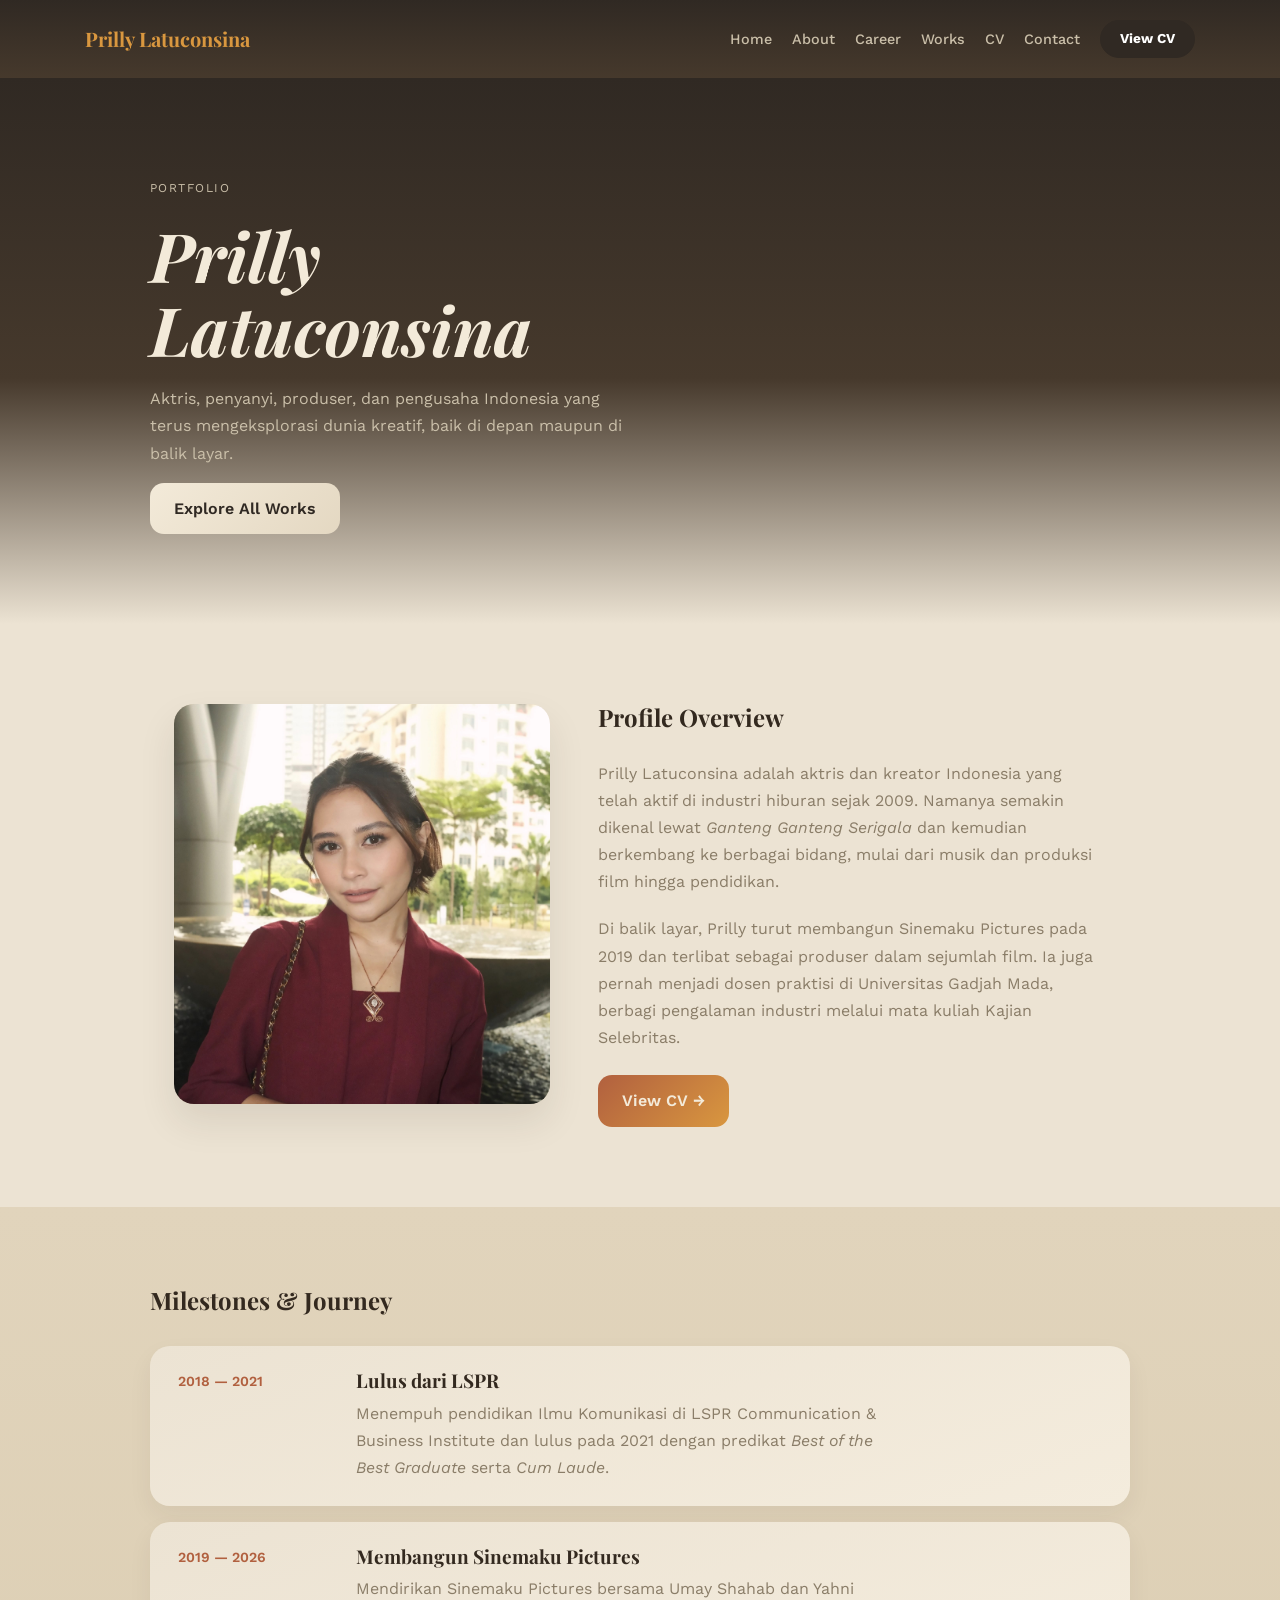
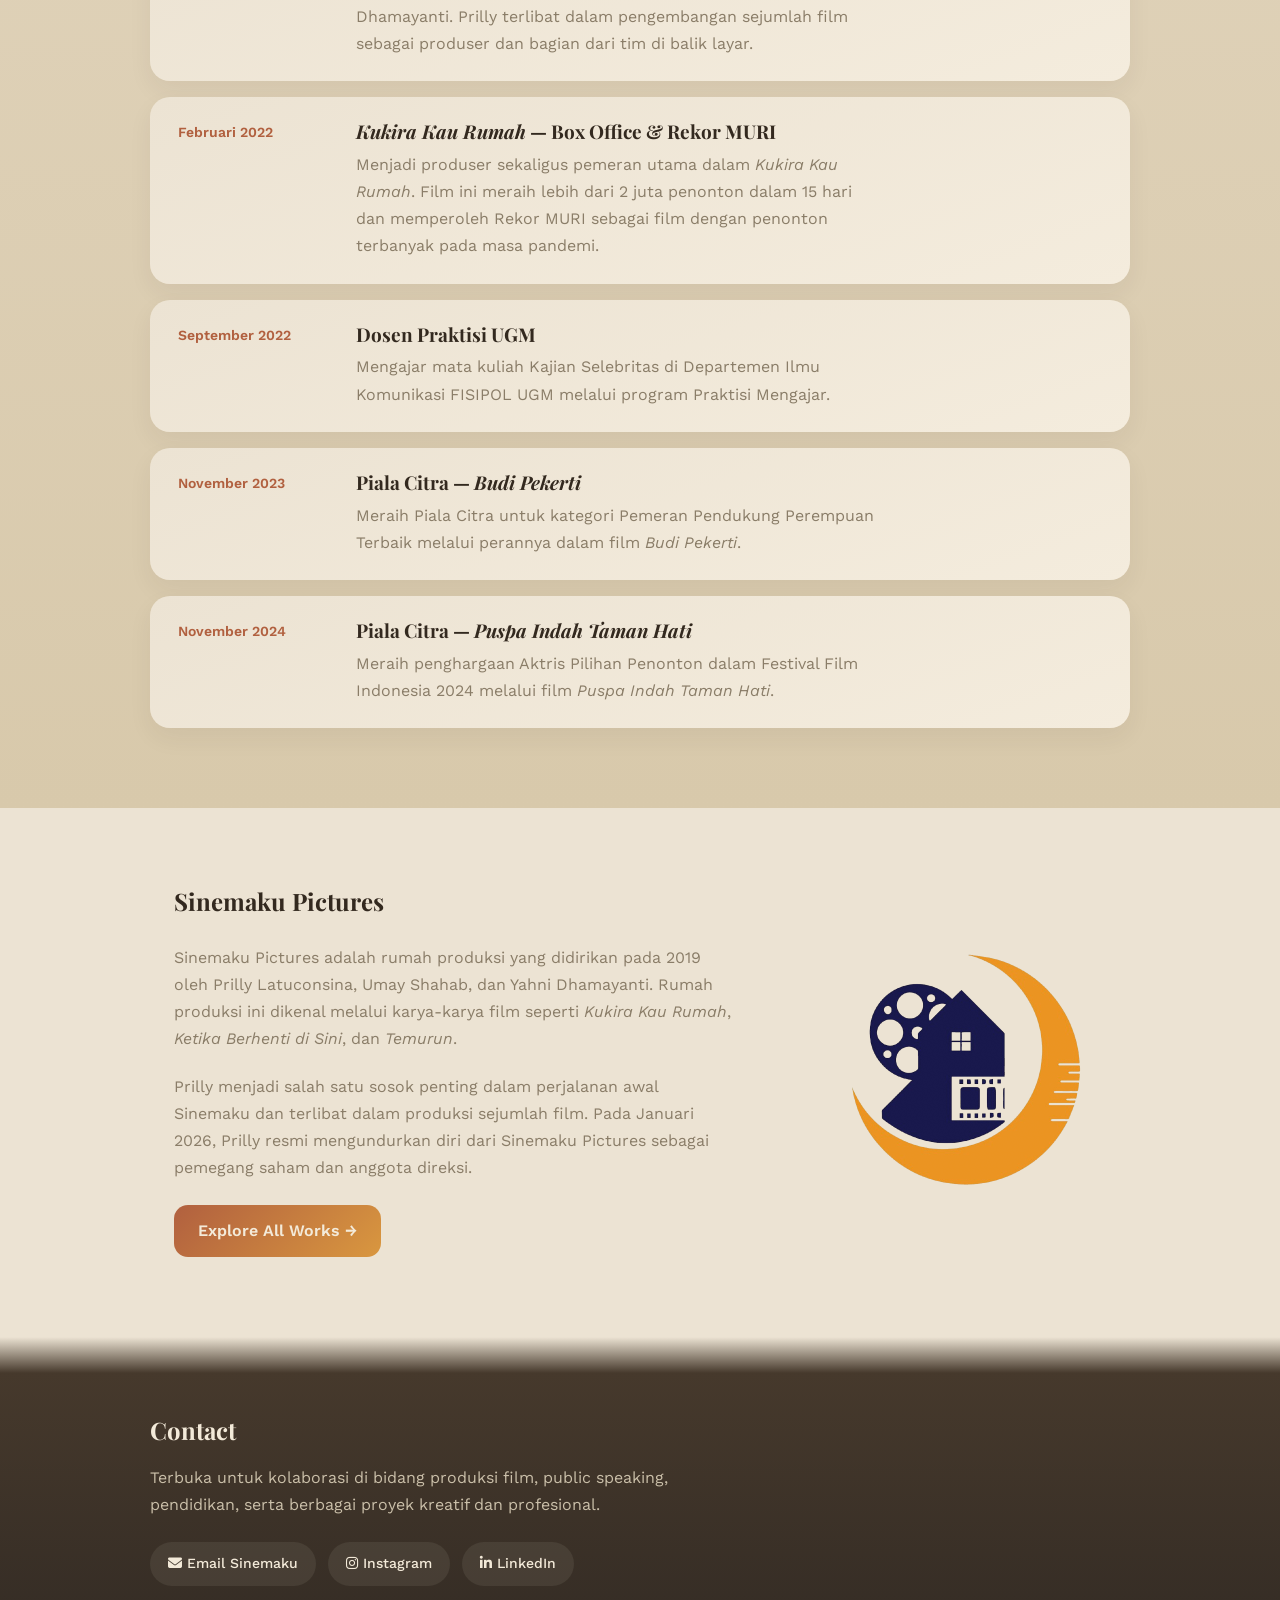
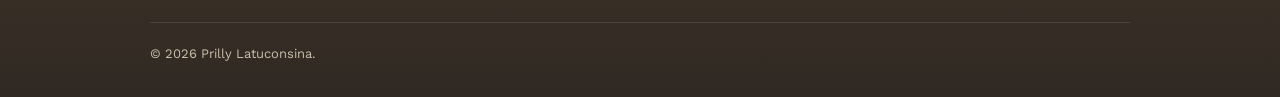
<file: index.html>
<!doctype html>
<html lang="id">
  <head>
    <meta charset="UTF-8" />
    <meta name="viewport" content="width=device-width, initial-scale=1.0" />
    <title>Prilly Latuconsina — Profil</title>

    <link rel="preconnect" href="https://fonts.googleapis.com" />
    <link
      href="https://fonts.googleapis.com/css2?family=Playfair+Display:ital,wght@0,600;0,700;1,500&family=Work+Sans:wght@400;500;600&display=swap"
      rel="stylesheet"
    />
    <link
      rel="stylesheet"
      href="https://cdnjs.cloudflare.com/ajax/libs/font-awesome/6.5.2/css/all.min.css"
    />
    <link rel="stylesheet" href="styles.css" />
  </head>

  <body class="page-index">
    <!-- HEADER & NAVBAR (struktur sama dengan works.html) -->
    <header class="site-header">
      <nav class="navbar container">
        <a href="index.html" class="title">
          <span>Prilly Latuconsina</span>
        </a>

        <!-- Mobile Checkbox Toggle (100% Native HTML+CSS) -->
        <input type="checkbox" id="menu-toggle" hidden />
        <label for="menu-toggle" class="toggle" aria-label="Toggle navigation menu">
        </label>

        <!-- Navigation Links -->
        <div class="nav-links">
          <a href="index.html">Home</a>
          <a href="#tentang">About</a>
          <a href="#milestones">Career</a>
          <a href="works.html">Works</a>
          <a href="cv.html">CV</a>
          <a href="#kontak">Contact</a>
          <a href="cv.html" class="btn btn-primary" style="padding: 0.4rem 1.2rem; font-size: 0.85rem;">
            View CV
          </a>
        </div>
      </nav>
    </header>

    <header class="hero">
      <div class="hero-inner">
        <p class="issue-line">PORTFOLIO</p>

        <h1>
          Prilly<br />
          Latuconsina
        </h1>

        <p class="hero-text">
          Aktris, penyanyi, produser, dan pengusaha Indonesia yang terus
          mengeksplorasi dunia kreatif, baik di depan maupun di balik layar.
        </p>

        <a class="btn-line on-dark" href="works.html"> Explore All Works </a>
      </div>
    </header>

    <section id="tentang" class="section">
      <div class="about-box">
        <div class="about-photo">
          <img src="assets/about.jpeg" alt="Prilly Latuconsina" />
        </div>

        <div class="about-text">
          <h2>Profile Overview</h2>

          <p class="paragraph">
            Prilly Latuconsina adalah aktris dan kreator Indonesia yang telah
            aktif di industri hiburan sejak 2009. Namanya semakin dikenal lewat
            <i>Ganteng Ganteng Serigala</i> dan kemudian berkembang ke berbagai
            bidang, mulai dari musik dan produksi film hingga pendidikan.
          </p>

          <p class="paragraph">
            Di balik layar, Prilly turut membangun Sinemaku Pictures pada 2019
            dan terlibat sebagai produser dalam sejumlah film. Ia juga pernah
            menjadi dosen praktisi di Universitas Gadjah Mada, berbagi
            pengalaman industri melalui mata kuliah Kajian Selebritas.
          </p>

          <a class="btn-line" href="cv.html"> View CV &rarr; </a>
        </div>
      </div>
    </section>

    <section id="milestones" class="section section-alt">
      <h2 class="section-title">Milestones & Journey</h2>

      <ul class="timeline">
        <li class="timeline-row">
          <div class="timeline-year">2018 — 2021</div>

          <div class="timeline-body">
            <h3>Lulus dari LSPR</h3>

            <p>
              Menempuh pendidikan Ilmu Komunikasi di LSPR Communication &
              Business Institute dan lulus pada 2021 dengan predikat
              <i>Best of the Best Graduate</i> serta <i>Cum Laude</i>.
            </p>
          </div>
        </li>

        <li class="timeline-row">
          <div class="timeline-year">2019 — 2026</div>

          <div class="timeline-body">
            <h3>Membangun Sinemaku Pictures</h3>

            <p>
              Mendirikan Sinemaku Pictures bersama Umay Shahab dan Yahni
              Dhamayanti. Prilly terlibat dalam pengembangan sejumlah film
              sebagai produser dan bagian dari tim di balik layar.
            </p>
          </div>
        </li>

        <li class="timeline-row">
          <div class="timeline-year">Februari 2022</div>

          <div class="timeline-body">
            <h3><i>Kukira Kau Rumah</i> — Box Office & Rekor MURI</h3>

            <p>
              Menjadi produser sekaligus pemeran utama dalam
              <i>Kukira Kau Rumah</i>. Film ini meraih lebih dari 2 juta
              penonton dalam 15 hari dan memperoleh Rekor MURI sebagai film
              dengan penonton terbanyak pada masa pandemi.
            </p>
          </div>
        </li>

        <li class="timeline-row">
          <div class="timeline-year">September 2022</div>

          <div class="timeline-body">
            <h3>Dosen Praktisi UGM</h3>

            <p>
              Mengajar mata kuliah Kajian Selebritas di Departemen Ilmu
              Komunikasi FISIPOL UGM melalui program Praktisi Mengajar.
            </p>
          </div>
        </li>

        <li class="timeline-row">
          <div class="timeline-year">November 2023</div>

          <div class="timeline-body">
            <h3>Piala Citra — <i>Budi Pekerti</i></h3>

            <p>
              Meraih Piala Citra untuk kategori Pemeran Pendukung Perempuan
              Terbaik melalui perannya dalam film <i>Budi Pekerti</i>.
            </p>
          </div>
        </li>

        <li class="timeline-row">
          <div class="timeline-year">November 2024</div>

          <div class="timeline-body">
            <h3>Piala Citra — <i>Puspa Indah Taman Hati</i></h3>

            <p>
              Meraih penghargaan Aktris Pilihan Penonton dalam Festival Film
              Indonesia 2024 melalui film <i>Puspa Indah Taman Hati</i>.
            </p>
          </div>
        </li>
      </ul>
    </section>

    <section id="sinemaku" class="section">
      <div class="sinemaku-box">
        <div class="sinemaku-content">
          <div class="sinemaku-text">
            <h2>Sinemaku Pictures</h2>

            <p class="paragraph">
              Sinemaku Pictures adalah rumah produksi yang didirikan pada 2019
              oleh Prilly Latuconsina, Umay Shahab, dan Yahni Dhamayanti. Rumah
              produksi ini dikenal melalui karya-karya film seperti
              <i>Kukira Kau Rumah</i>, <i>Ketika Berhenti di Sini</i>, dan
              <i>Temurun</i>.
            </p>

            <p class="paragraph">
              Prilly menjadi salah satu sosok penting dalam perjalanan awal
              Sinemaku dan terlibat dalam produksi sejumlah film. Pada Januari
              2026, Prilly resmi mengundurkan diri dari Sinemaku Pictures
              sebagai pemegang saham dan anggota direksi.
            </p>

            <a class="btn-line" href="works.html"> Explore All Works &rarr; </a>
          </div>

          <div class="sinemaku-img-box">
            <img src="assets/sinemaku.png" alt="Logo Sinemaku Pictures" />
          </div>
        </div>
      </div>
    </section>

    <footer id="kontak">
      <div class="footer-inner">
        <h2>Contact</h2>

        <p class="paragraph light">
          Terbuka untuk kolaborasi di bidang produksi film, public speaking,
          pendidikan, serta berbagai proyek kreatif dan profesional.
        </p>

        <div class="contact-list">
          <a href="mailto:management@sinemakupictures.com">
            <i class="fa-solid fa-envelope"></i>
            Email Sinemaku
          </a>

          <a
            href="https://instagram.com/prillylatuconsina96"
            target="_blank"
            rel="noopener"
          >
            <i class="fa-brands fa-instagram"></i>
            Instagram
          </a>

          <a
            href="https://www.linkedin.com/in/prilly-latuconsina-548a423a7/"
            target="_blank"
            rel="noopener"
          >
            <i class="fa-brands fa-linkedin-in"></i>
            LinkedIn
          </a>
        </div>

        <p class="copyright">
          © 2026 Prilly Latuconsina.
        </p>
      </div>
    </footer>
  </body>
</html>
</file>
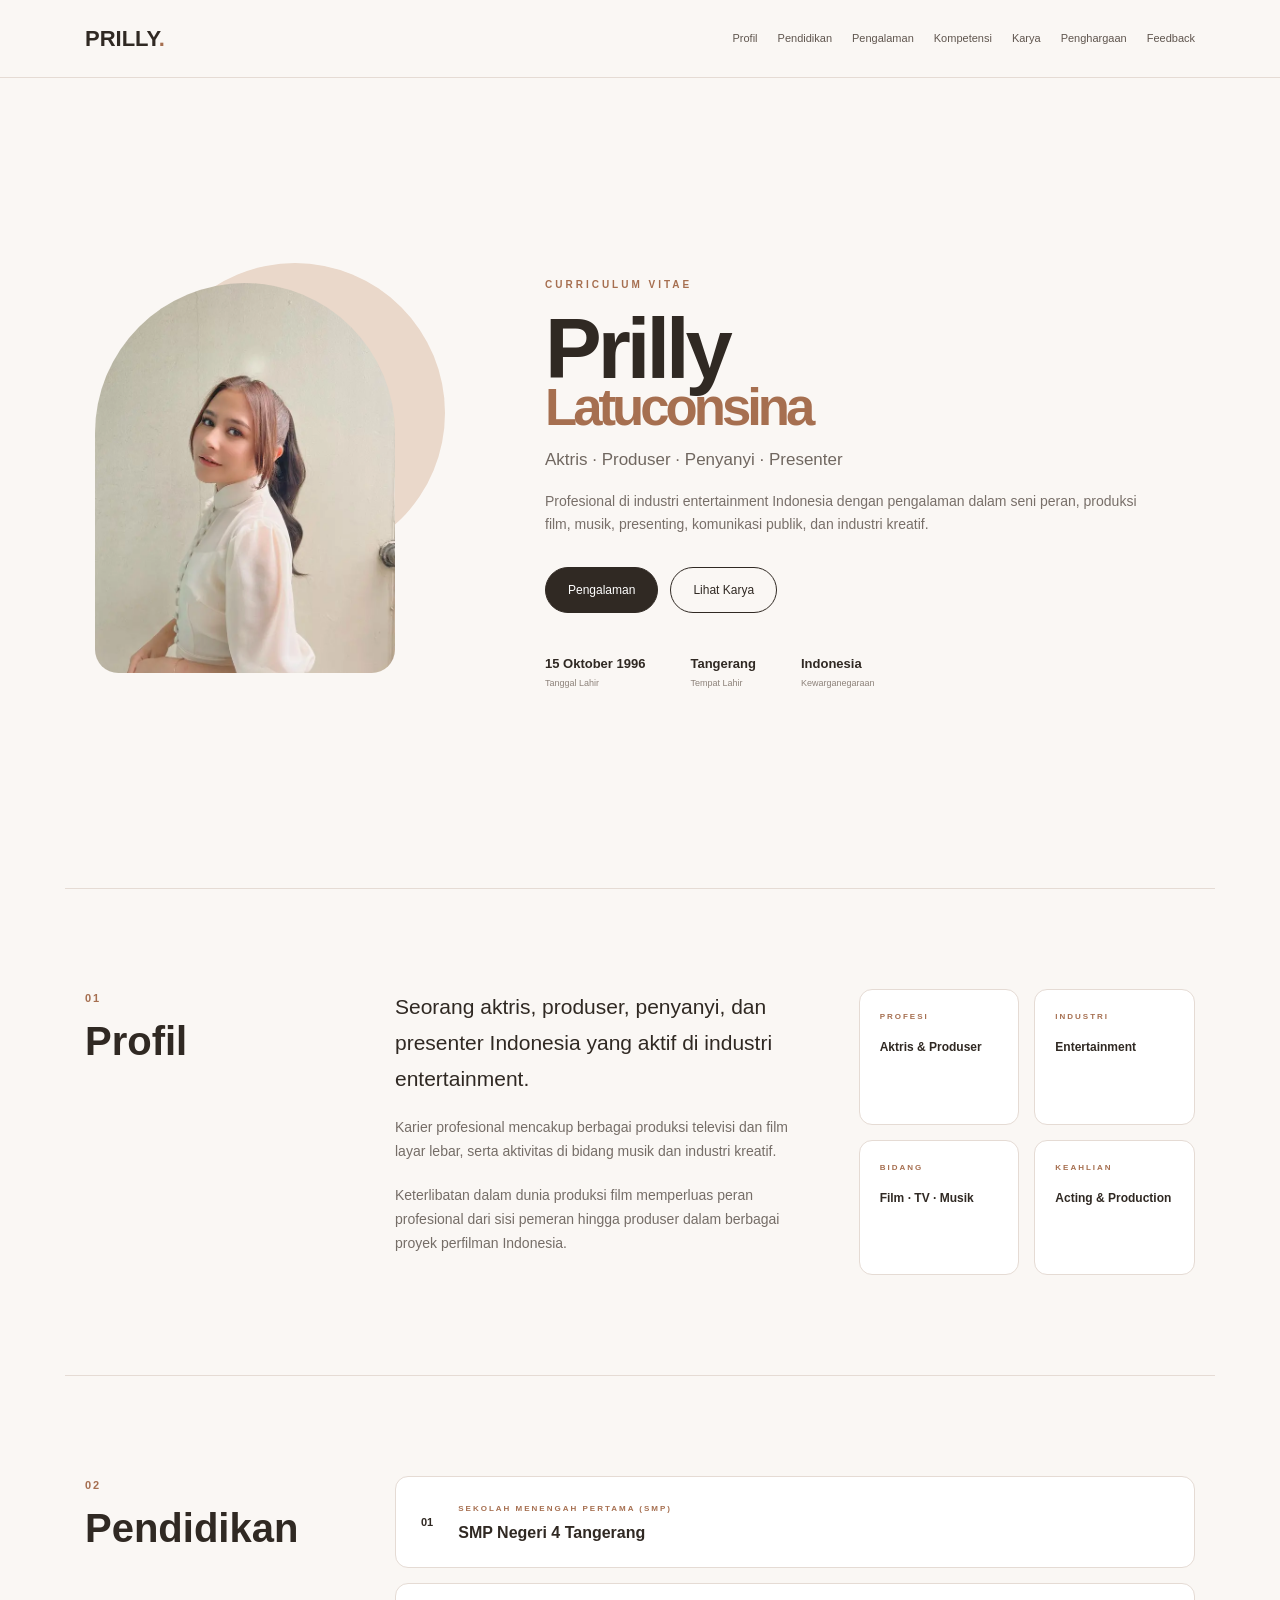
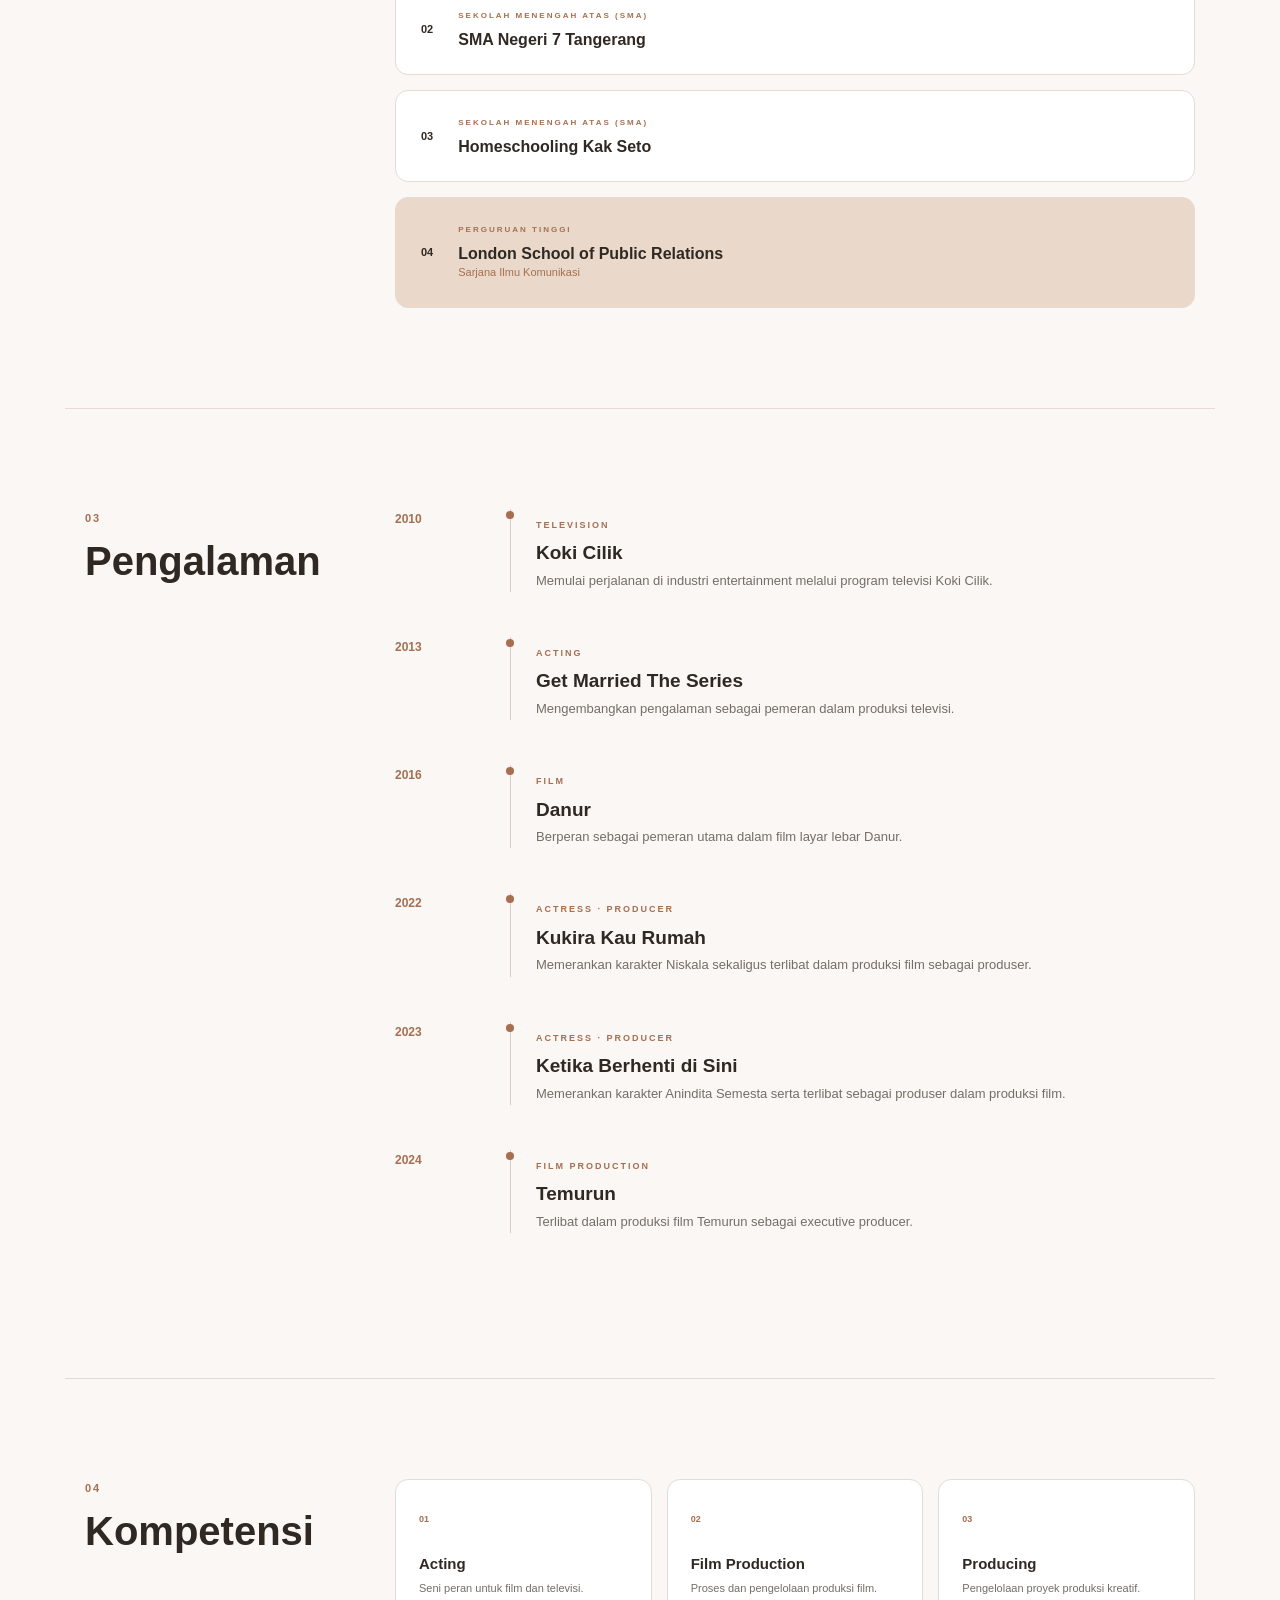
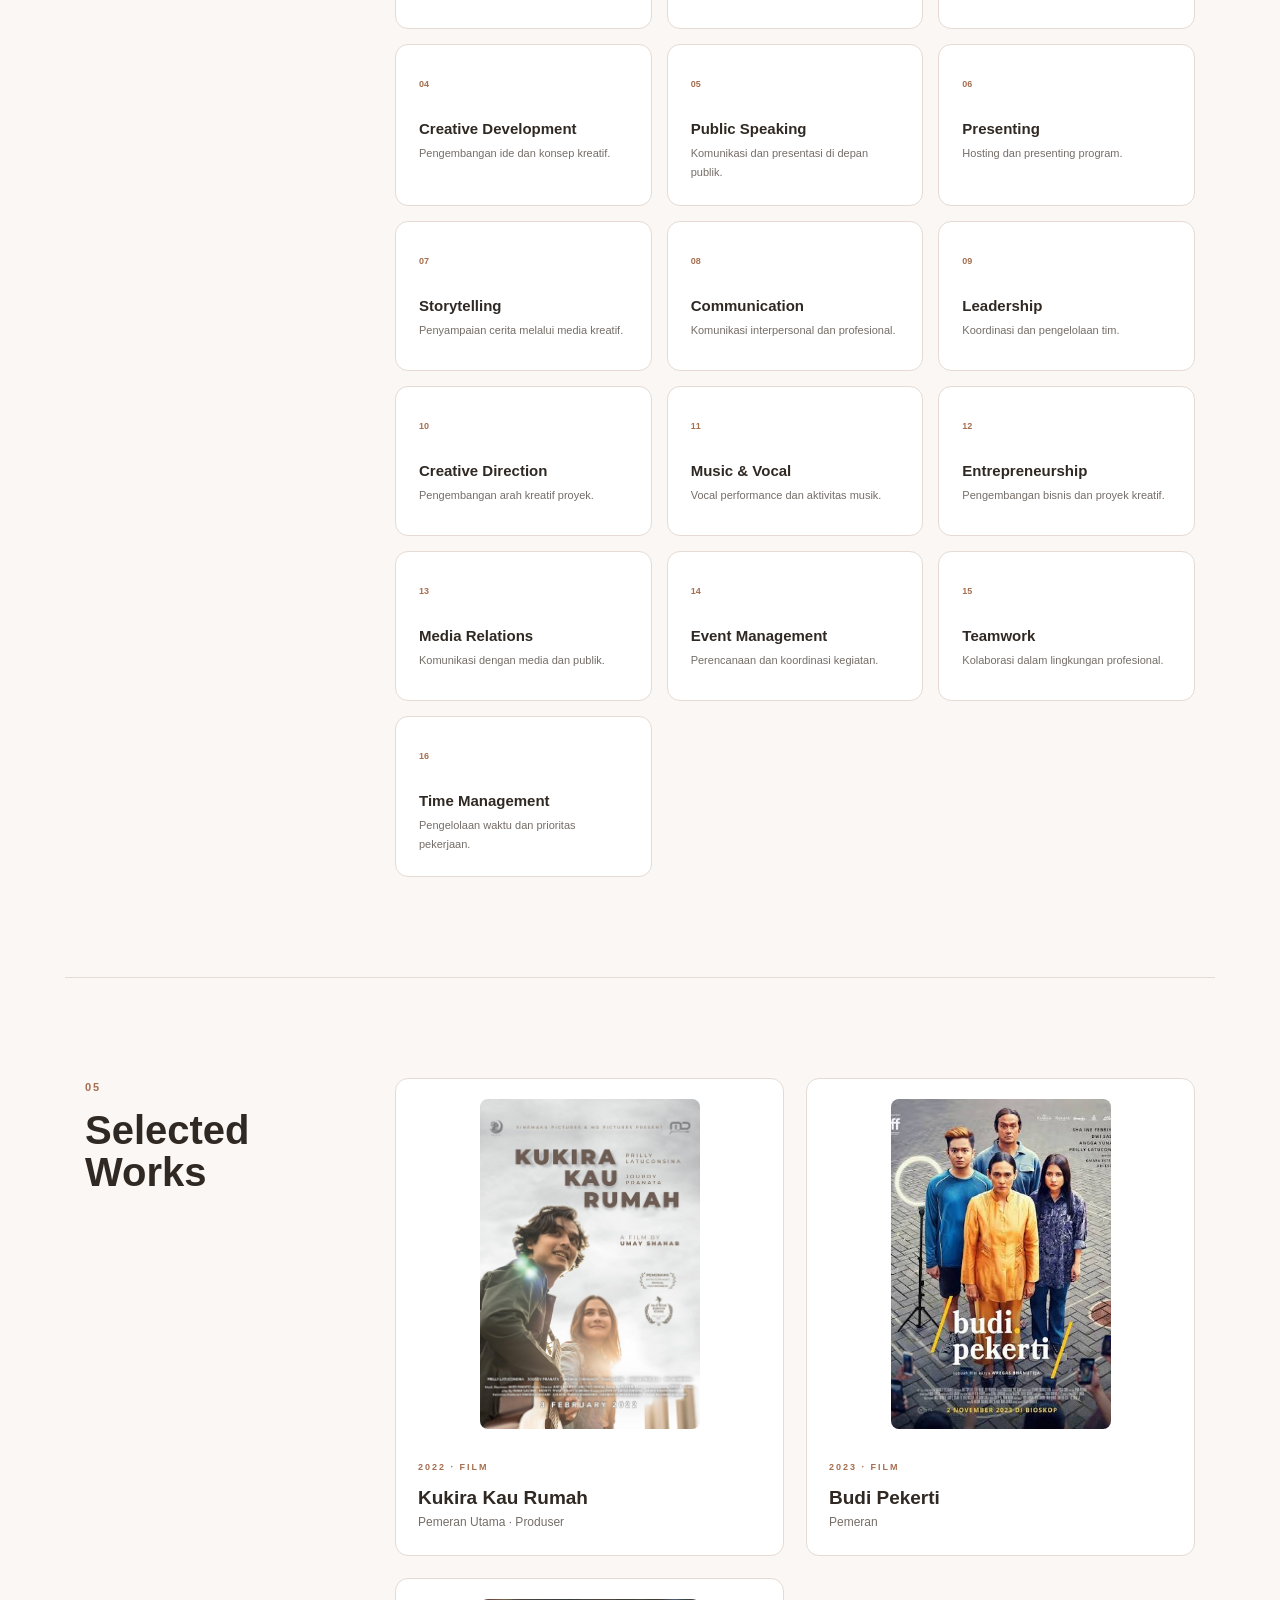
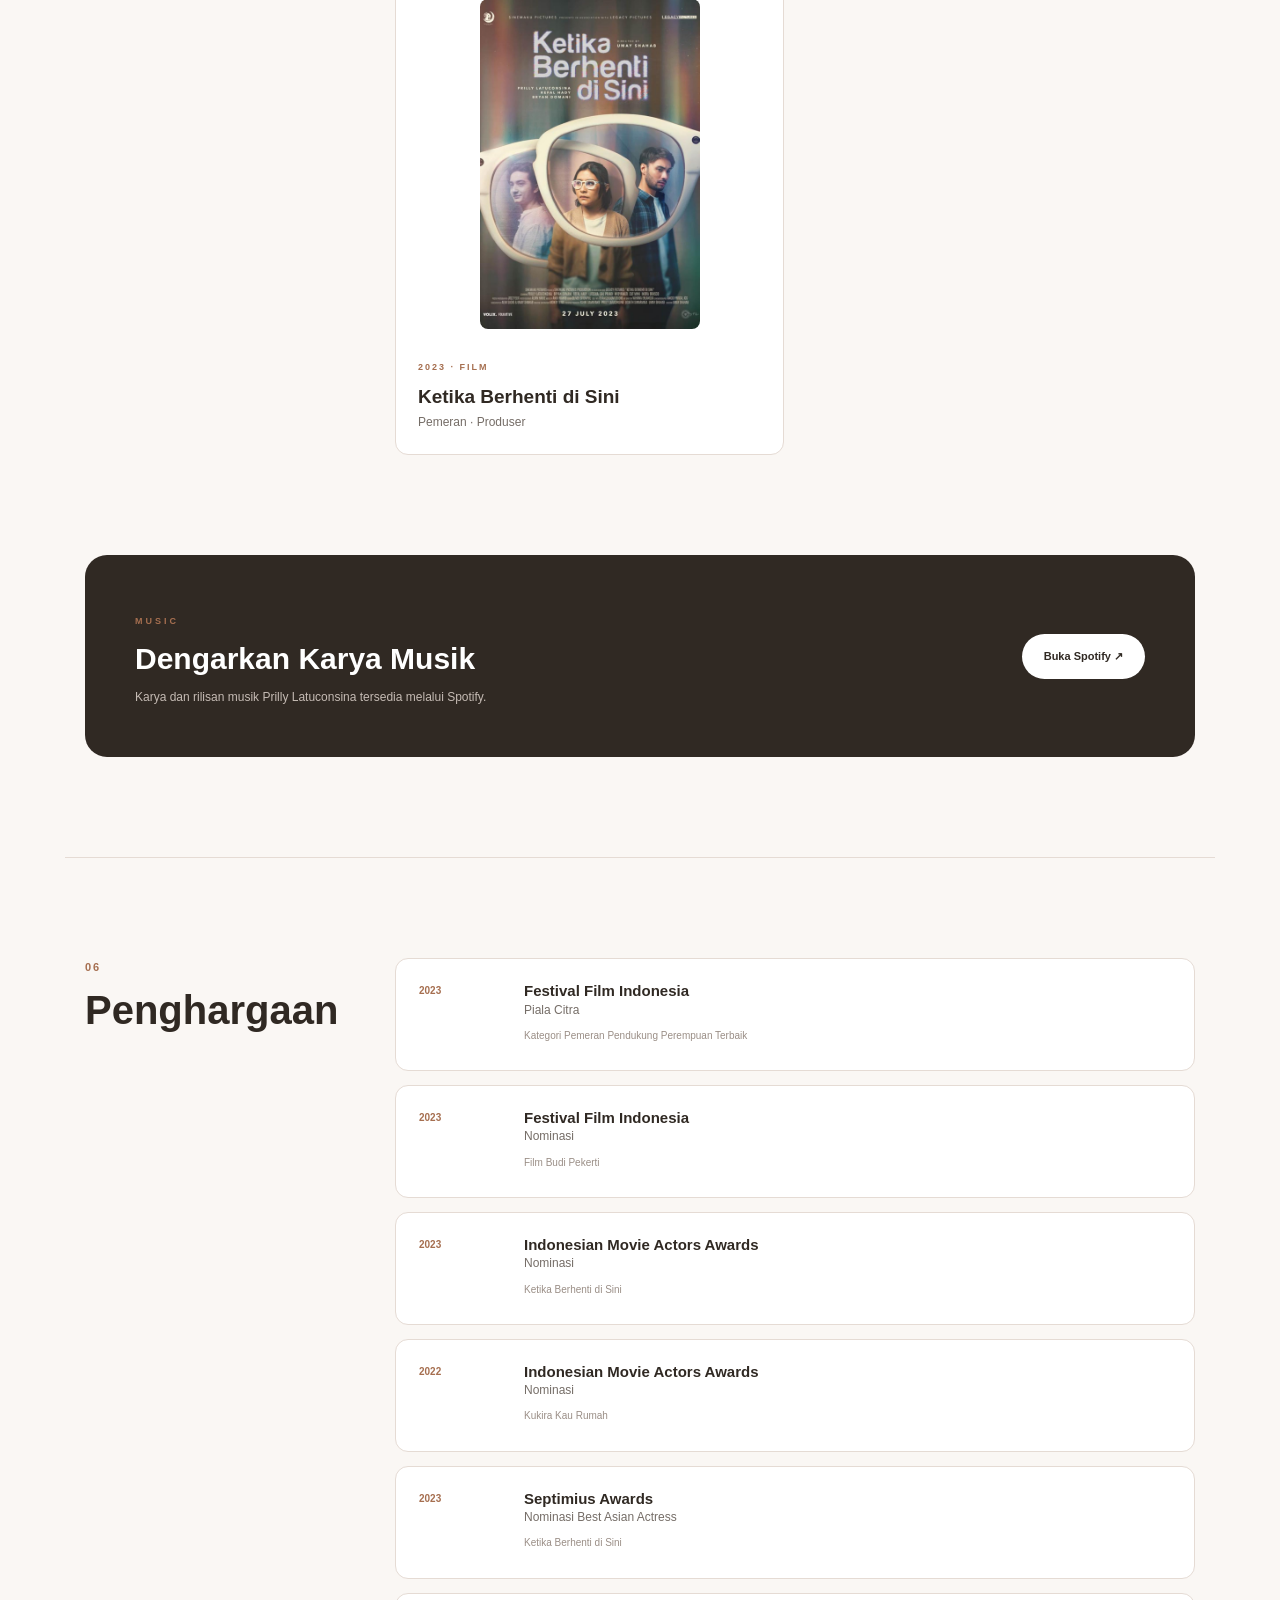
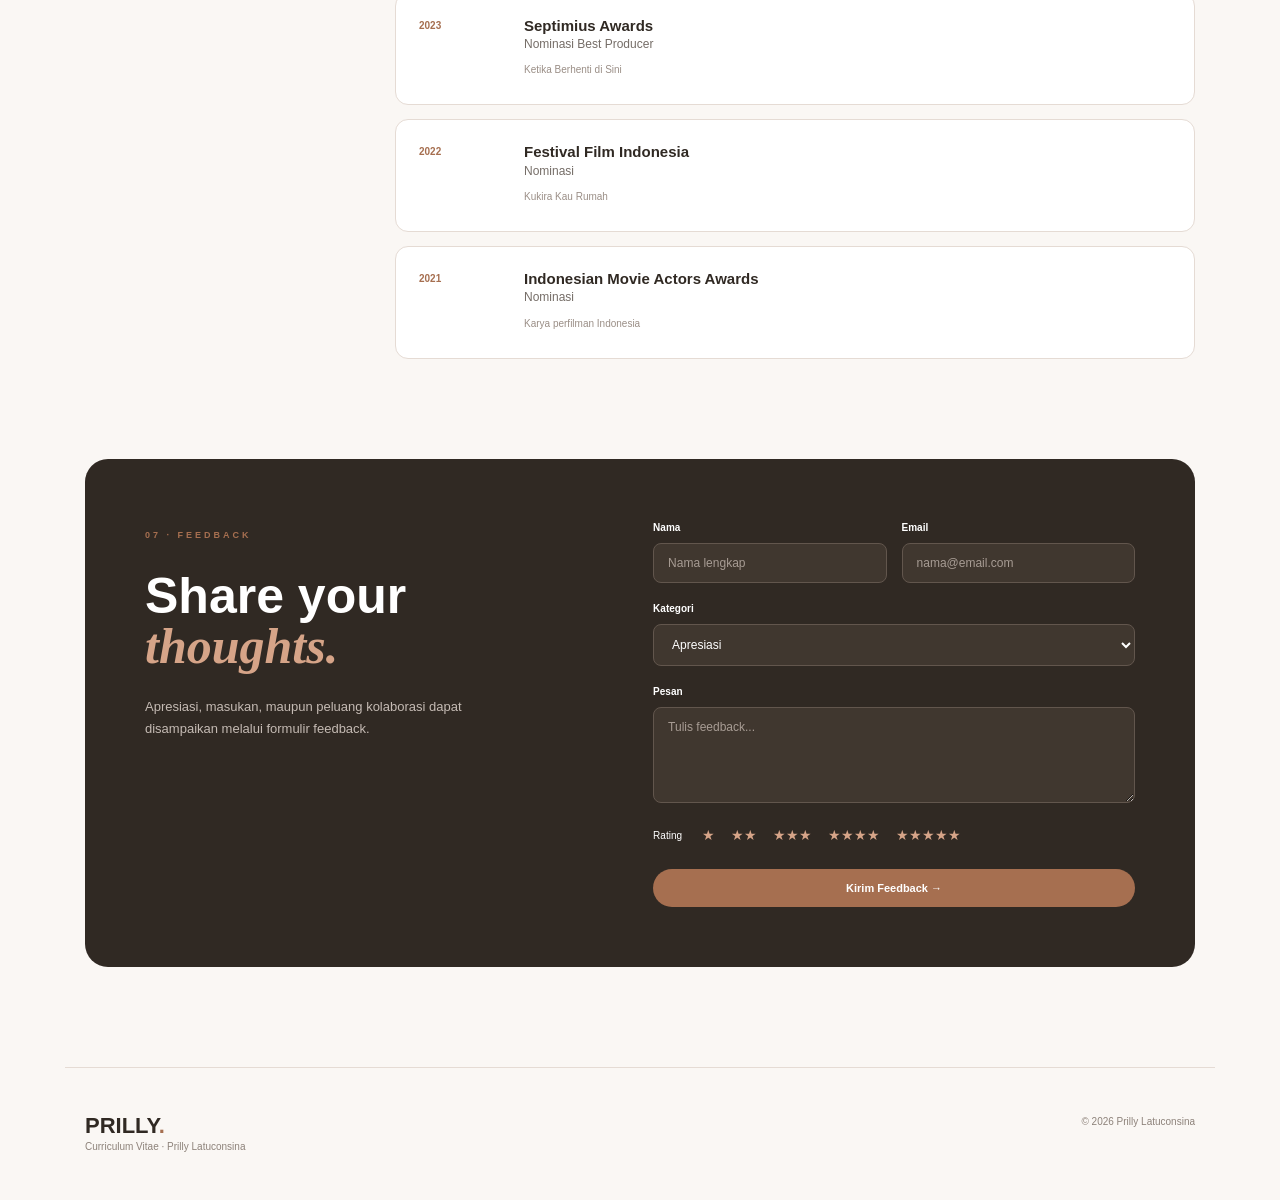
<file: cv.html>
<!DOCTYPE html>
<html lang="id">
<head>
    <meta charset="UTF-8">
    <meta name="viewport" content="width=device-width, initial-scale=1.0">
    <title>Prilly Latuconsina - CV</title>
    <link rel="stylesheet" href="styles.css">
</head>

<body class="page-cv">

<header>
    <nav>
        <a href="#" class="logo">PRILLY<span>.</span></a>

        <div class="menu">
            <a href="#profil">Profil</a>
            <a href="#pendidikan">Pendidikan</a>
            <a href="#pengalaman">Pengalaman</a>
            <a href="#kompetensi">Kompetensi</a>
            <a href="#karya">Karya</a>
            <a href="#penghargaan">Penghargaan</a>
            <a href="#feedback">Feedback</a>
        </div>
    </nav>
</header>


<main>

<section class="hero">

    <div class="hero-photo">
        <div class="circle"></div>
        <img src="assets/prilly.jpg" alt="Prilly Latuconsina">
    </div>

    <div class="hero-content">
        <p class="label">CURRICULUM VITAE</p>

        <h1>
            Prilly
            <span>Latuconsina</span>
        </h1>

        <h2>Aktris · Produser · Penyanyi · Presenter</h2>

        <p>
            Profesional di industri entertainment Indonesia dengan pengalaman
            dalam seni peran, produksi film, musik, presenting, komunikasi publik,
            dan industri kreatif.
        </p>

        <div class="buttons">
            <a href="#pengalaman">Pengalaman</a>
            <a href="#karya">Lihat Karya</a>
        </div>

        <div class="data">
            <div>
                <b>15 Oktober 1996</b>
                <small>Tanggal Lahir</small>
            </div>

            <div>
                <b>Tangerang</b>
                <small>Tempat Lahir</small>
            </div>

            <div>
                <b>Indonesia</b>
                <small>Kewarganegaraan</small>
            </div>
        </div>
    </div>

</section>


<!-- PROFIL -->
<section class="section" id="profil">

    <div class="title">
        <span>01</span>
        <h2>Profil</h2>
    </div>

    <div class="profile">
        <div>
            <p class="big">
                Seorang aktris, produser, penyanyi,
                dan presenter Indonesia yang aktif di industri entertainment.
            </p>

            <p>
                Karier profesional mencakup berbagai produksi televisi dan
                film layar lebar, serta aktivitas di bidang musik dan industri kreatif.
            </p>

            <p>
                Keterlibatan dalam dunia produksi film memperluas peran profesional
                dari sisi pemeran hingga produser dalam berbagai proyek perfilman Indonesia.
            </p>
        </div>

        <div class="facts">
            <div>
                <span>PROFESI</span>
                <b>Aktris & Produser</b>
            </div>

            <div>
                <span>INDUSTRI</span>
                <b>Entertainment</b>
            </div>

            <div>
                <span>BIDANG</span>
                <b>Film · TV · Musik</b>
            </div>

            <div>
                <span>KEAHLIAN</span>
                <b>Acting & Production</b>
            </div>
        </div>
    </div>

</section>


<!-- PENDIDIKAN -->
<section class="section" id="pendidikan">

    <div class="title">
        <span>02</span>
        <h2>Pendidikan</h2>
    </div>

    <div class="education">

        <div class="education-item">
            <strong>01</strong>
            <div>
                <span>SEKOLAH MENENGAH PERTAMA (SMP)</span>
                <h3>SMP Negeri 4 Tangerang</h3>
            </div>
        </div>

        <div class="education-item">
            <strong>02</strong>
            <div>
                <span>SEKOLAH MENENGAH ATAS (SMA)</span>
                <h3>SMA Negeri 7 Tangerang</h3>
            </div>
        </div>

        <div class="education-item">
            <strong>03</strong>
            <div>
                <span>SEKOLAH MENENGAH ATAS (SMA)</span>
                <h3>Homeschooling Kak Seto</h3>
            </div>
        </div>

        <div class="education-item active">
            <strong>04</strong>
            <div>
                <span>PERGURUAN TINGGI</span>
                <h3>London School of Public Relations</h3>
                <p>Sarjana Ilmu Komunikasi</p>
            </div>
        </div>

    </div>

</section>


<!-- PENGALAMAN -->
<section class="section" id="pengalaman">

    <div class="title">
        <span>03</span>
        <h2>Pengalaman</h2>
    </div>

    <div class="timeline">

        <div class="experience">
            <b>2010</b>
            <i></i>
            <div>
                <span>TELEVISION</span>
                <h3>Koki Cilik</h3>
                <p>
                    Memulai perjalanan di industri entertainment
                    melalui program televisi Koki Cilik.
                </p>
            </div>
        </div>

        <div class="experience">
            <b>2013</b>
            <i></i>
            <div>
                <span>ACTING</span>
                <h3>Get Married The Series</h3>
                <p>
                    Mengembangkan pengalaman sebagai pemeran
                    dalam produksi televisi.
                </p>
            </div>
        </div>

        <div class="experience">
            <b>2016</b>
            <i></i>
            <div>
                <span>FILM</span>
                <h3>Danur</h3>
                <p>
                    Berperan sebagai pemeran utama dalam film layar lebar Danur.
                </p>
            </div>
        </div>

        <div class="experience">
            <b>2022</b>
            <i></i>
            <div>
                <span>ACTRESS · PRODUCER</span>
                <h3>Kukira Kau Rumah</h3>
                <p>
                    Memerankan karakter Niskala sekaligus terlibat dalam produksi
                    film sebagai produser.
                </p>
            </div>
        </div>

        <div class="experience">
            <b>2023</b>
            <i></i>
            <div>
                <span>ACTRESS · PRODUCER</span>
                <h3>Ketika Berhenti di Sini</h3>
                <p>
                    Memerankan karakter Anindita Semesta serta terlibat
                    sebagai produser dalam produksi film.
                </p>
            </div>
        </div>

        <div class="experience">
            <b>2024</b>
            <i></i>
            <div>
                <span>FILM PRODUCTION</span>
                <h3>Temurun</h3>
                <p>
                    Terlibat dalam produksi film Temurun sebagai executive producer.
                </p>
            </div>
        </div>

    </div>

</section>


<!-- KOMPETENSI -->
<section class="section" id="kompetensi">

    <div class="title">
        <span>04</span>
        <h2>Kompetensi</h2>
    </div>

    <div class="skills">

        <div><span>01</span><h3>Acting</h3><p>Seni peran untuk film dan televisi.</p></div>
        <div><span>02</span><h3>Film Production</h3><p>Proses dan pengelolaan produksi film.</p></div>
        <div><span>03</span><h3>Producing</h3><p>Pengelolaan proyek produksi kreatif.</p></div>
        <div><span>04</span><h3>Creative Development</h3><p>Pengembangan ide dan konsep kreatif.</p></div>
        <div><span>05</span><h3>Public Speaking</h3><p>Komunikasi dan presentasi di depan publik.</p></div>
        <div><span>06</span><h3>Presenting</h3><p>Hosting dan presenting program.</p></div>
        <div><span>07</span><h3>Storytelling</h3><p>Penyampaian cerita melalui media kreatif.</p></div>
        <div><span>08</span><h3>Communication</h3><p>Komunikasi interpersonal dan profesional.</p></div>
        <div><span>09</span><h3>Leadership</h3><p>Koordinasi dan pengelolaan tim.</p></div>
        <div><span>10</span><h3>Creative Direction</h3><p>Pengembangan arah kreatif proyek.</p></div>
        <div><span>11</span><h3>Music & Vocal</h3><p>Vocal performance dan aktivitas musik.</p></div>
        <div><span>12</span><h3>Entrepreneurship</h3><p>Pengembangan bisnis dan proyek kreatif.</p></div>
        <div><span>13</span><h3>Media Relations</h3><p>Komunikasi dengan media dan publik.</p></div>
        <div><span>14</span><h3>Event Management</h3><p>Perencanaan dan koordinasi kegiatan.</p></div>
        <div><span>15</span><h3>Teamwork</h3><p>Kolaborasi dalam lingkungan profesional.</p></div>
        <div><span>16</span><h3>Time Management</h3><p>Pengelolaan waktu dan prioritas pekerjaan.</p></div>

    </div>

</section>


<!-- KARYA -->
<section class="section" id="karya">

    <div class="title">
        <span>05</span>
        <h2>Selected Works</h2>
    </div>

    <div class="works">

        <div class="work">
            <img src="assets/kukira-kau-rumah.jpg" alt="Poster Kukira Kau Rumah">

            <div>
                <span>2022 · FILM</span>
                <h3>Kukira Kau Rumah</h3>
                <p>Pemeran Utama · Produser</p>
            </div>
        </div>

        <div class="work">
            <img src="assets/budi-pekerti.jpg" alt="Poster Budi Pekerti">

            <div>
                <span>2023 · FILM</span>
                <h3>Budi Pekerti</h3>
                <p>Pemeran</p>
            </div>
        </div>

        <div class="work">
            <img src="assets/ketika-berhenti-di-sini.jpg" alt="Poster Ketika Berhenti di Sini">

            <div>
                <span>2023 · FILM</span>
                <h3>Ketika Berhenti di Sini</h3>
                <p>Pemeran · Produser</p>
            </div>
        </div>

    </div>

</section>


<!-- MUSIK -->
<section class="music">

    <div>
        <span>MUSIC</span>
        <h2>Dengarkan Karya Musik</h2>
        <p>
            Karya dan rilisan musik Prilly Latuconsina tersedia melalui Spotify.
        </p>
    </div>

    <a href="https://open.spotify.com/artist/2ZMfLZnfHC3oXgvA3kKFwi"
       target="_blank">
        Buka Spotify ↗
    </a>

</section>


<!-- PENGHARGAAN -->
<section class="section" id="penghargaan">

    <div class="title">
        <span>06</span>
        <h2>Penghargaan</h2>
    </div>

    <div class="awards">

        <div>
            <span>2023</span>
            <article>
                <h3>Festival Film Indonesia</h3>
                <p>Piala Citra</p>
                <small>Kategori Pemeran Pendukung Perempuan Terbaik</small>
            </article>
        </div>

        <div>
            <span>2023</span>
            <article>
                <h3>Festival Film Indonesia</h3>
                <p>Nominasi</p>
                <small>Film Budi Pekerti</small>
            </article>
        </div>

        <div>
            <span>2023</span>
            <article>
                <h3>Indonesian Movie Actors Awards</h3>
                <p>Nominasi</p>
                <small>Ketika Berhenti di Sini</small>
            </article>
        </div>

        <div>
            <span>2022</span>
            <article>
                <h3>Indonesian Movie Actors Awards</h3>
                <p>Nominasi</p>
                <small>Kukira Kau Rumah</small>
            </article>
        </div>

        <div>
            <span>2023</span>
            <article>
                <h3>Septimius Awards</h3>
                <p>Nominasi Best Asian Actress</p>
                <small>Ketika Berhenti di Sini</small>
            </article>
        </div>

        <div>
            <span>2023</span>
            <article>
                <h3>Septimius Awards</h3>
                <p>Nominasi Best Producer</p>
                <small>Ketika Berhenti di Sini</small>
            </article>
        </div>

        <div>
            <span>2022</span>
            <article>
                <h3>Festival Film Indonesia</h3>
                <p>Nominasi</p>
                <small>Kukira Kau Rumah</small>
            </article>
        </div>

        <div>
            <span>2021</span>
            <article>
                <h3>Indonesian Movie Actors Awards</h3>
                <p>Nominasi</p>
                <small>Karya perfilman Indonesia</small>
            </article>
        </div>

    </div>

</section>


<!-- FEEDBACK -->
<section class="feedback" id="feedback">

    <div class="feedback-text">
        <span>07 · FEEDBACK</span>
        <h2>Share your <em>thoughts.</em></h2>

        <p>
            Apresiasi, masukan, maupun peluang kolaborasi dapat disampaikan
            melalui formulir feedback.
        </p>
    </div>

    <form>

        <div class="input-row">

            <div class="input-group">
                <label for="nama">Nama</label>
                <input type="text" id="nama" placeholder="Nama lengkap">
            </div>

            <div class="input-group">
                <label for="email">Email</label>
                <input type="email" id="email" placeholder="nama@email.com">
            </div>

        </div>

        <div class="input-group">
            <label for="kategori">Kategori</label>

            <select id="kategori">
                <option>Apresiasi</option>
                <option>Saran</option>
                <option>Kolaborasi</option>
                <option>Lainnya</option>
            </select>
        </div>

        <div class="input-group">
            <label for="pesan">Pesan</label>

            <textarea id="pesan" rows="5"
                placeholder="Tulis feedback..."></textarea>
        </div>

        <div class="rating">
            <span>Rating</span>

            <input type="radio" id="r1" name="rating" value="1">
            <label for="r1">★</label>

            <input type="radio" id="r2" name="rating" value="2">
            <label for="r2">★★</label>

            <input type="radio" id="r3" name="rating" value="3">
            <label for="r3">★★★</label>

            <input type="radio" id="r4" name="rating" value="4">
            <label for="r4">★★★★</label>

            <input type="radio" id="r5" name="rating" value="5">
            <label for="r5">★★★★★</label>
        </div>

        <button type="submit">Kirim Feedback →</button>

    </form>

</section>

</main>


<footer>
    <div>
        <h2>PRILLY<span>.</span></h2>
        <p>Curriculum Vitae · Prilly Latuconsina</p>
    </div>

    <p>© 2026 Prilly Latuconsina</p>
</footer>

</body>
</html>
</file>
<file: styles.css>
/* ==========================================================================
   styles.css — Tema gabungan C10
   Gabungan dari style.css (CV) + styleindex.css (Index) + style Works.
   Dipakai oleh: index.html (.page-index), cv.html (.page-cv),
                 works.html (.page-works)
   Struktur folder: assets/ index.html cv.html works.html styles.css README.md
   ========================================================================== */

/* ---------- 1. Design tokens (satu tema) ---------- */
:root {
  /* palet utama — menyatukan #faf7f4 (cv) & #ece3d3 (index) */
  --bg: #faf7f4;
  --paper: #ece3d3;
  --paper-soft: #e1d4bc;
  --surface: #ffffff;
  --ink: #302923;
  --ink-soft: #33291f;
  --muted: #756d67;
  --muted-warm: #8a7d68;
  --muted-on-dark: #cabfa9;
  --cream: #f3ead9;
  --accent: #a66f50;
  --accent-hover: #c28c6c;
  --accent-2: #d9973f;
  --accent-deep: #b1603f;
  --accent-soft: #ead8ca;
  --dark: #302923;
  --dark-2: #46392c;
  --border: #e5dbd4;
  --shadow: 0 15px 30px rgba(48, 41, 35, 0.12);
  --shadow-lg: 0 18px 35px rgba(48, 41, 35, 0.15);
  --radius: 20px;
  --radius-sm: 13px;

  /* alias untuk works.html (jangan dihapus — dipakai inline style) */
  --color-background: var(--bg);
  --color-foreground: var(--ink);
  --color-muted: var(--muted);
  --color-border: var(--border);
  --color-primary: var(--accent);
  --color-primary-lighten: var(--accent-hover);
}

/* ---------- 2. Base / reset ---------- */
* {
  margin: 0;
  padding: 0;
  box-sizing: border-box;
}

html {
  scroll-behavior: smooth;
}

body {
  font-family: "Work Sans", Arial, sans-serif;
  background-color: var(--bg);
  color: var(--ink);
  line-height: 1.7;
  overflow-x: hidden;
}

h1,
h2,
h3 {
  font-family: "Playfair Display", Georgia, serif;
  font-weight: 700;
  line-height: 1.15;
}

/* CV memakai Arial heading tegak; index memakai serif italic di hero saja */
.page-cv h1,
.page-cv h2,
.page-cv h3 {
  font-family: Arial, sans-serif;
}

a {
  text-decoration: none;
  color: inherit;
}

img {
  display: block;
  max-width: 100%;
}

.container {
  max-width: 1150px;
  margin: 0 auto;
  padding: 0 20px;
}

/* ---------- 3. Buttons (dipakai semua halaman) ---------- */
.btn {
  display: inline-block;
  padding: 12px 22px;
  border-radius: 30px;
  font-size: 12px;
  font-weight: bold;
  border: 1px solid var(--ink);
  transition: 0.3s ease;
  cursor: pointer;
}

.btn-primary {
  color: #fff;
  background: var(--ink);
  border-color: var(--ink);
}

.btn-primary:hover {
  color: #fff;
  background: var(--accent);
  border-color: var(--accent);
  transform: translateY(-3px);
}

.btn-outline {
  color: var(--ink);
  background: transparent;
  border-color: var(--ink);
}

.btn-outline:hover {
  color: #fff;
  background: var(--accent);
  border-color: var(--accent);
  transform: translateY(-3px);
}

.btn-line {
  display: inline-block;
  margin-top: 16px;
  padding: 12px 24px;
  background: linear-gradient(135deg, var(--accent-deep), var(--accent-2));
  color: var(--cream);
  border-radius: 14px;
  font-weight: 600;
  transition: opacity 0.15s ease;
}

.btn-line:hover {
  opacity: 0.88;
}

.btn-line.on-dark {
  background: linear-gradient(135deg, var(--cream), #e4d8c2);
  color: var(--dark);
}

.btn-line.on-dark:hover {
  opacity: 0.9;
}

/* tombol ala CV (.buttons a) */
.buttons {
  margin-top: 30px;
  display: flex;
  gap: 12px;
}

.buttons a {
  padding: 12px 22px;
  border-radius: 30px;
  font-size: 12px;
  border: 1px solid var(--ink);
  transition: 0.3s;
}

.buttons a:first-child {
  color: #fff;
  background: var(--ink);
}

.buttons a:hover {
  color: #fff;
  background: var(--accent);
  border-color: var(--accent);
  transform: translateY(-3px);
}

/* ---------- 4. Header / Navbar gabungan ---------- */
/* Catatan: hanya pembungkus navigasi yang sticky.
   Hero landing (header.hero) harus static agar tidak menumpuk section bawah. */
header {
  position: static;
}

.page-cv header,
.page-works header {
  position: sticky;
  top: 0;
  z-index: 10;
  background: rgba(250, 247, 244, 0.96);
  backdrop-filter: blur(8px);
  border-bottom: 1px solid var(--border);
}

.page-index header.hero {
  position: relative;
  z-index: 1;
  border-bottom: none;
}

nav,
.navbar {
  max-width: 1150px;
  margin: 0 auto;
  padding: 20px;
  display: flex;
  justify-content: space-between;
  align-items: center;
  gap: 16px;
}

.page-index header.site-header {
  position: sticky;
  top: 0;
  z-index: 20;
  background: linear-gradient(180deg, var(--dark), var(--dark-2));
}

/* navbar index = tata letak sama dengan works (logo kiri, link kanan) */
.page-index .navbar {
  max-width: 1150px;
  justify-content: space-between;
  padding: 20px;
  background: transparent;
  position: static;
}

/* grup link: .menu (cv) / .nav-links (index) / .links (works) */
.menu,
.nav-links,
.links {
  display: flex;
  gap: 20px;
  flex-wrap: wrap;
  justify-content: center;
  align-items: center;
}

.page-index .nav-links {
  gap: 20px;
  font-size: 0.9rem;
  font-weight: 500;
  color: var(--muted-on-dark);
}

.page-index .nav-links a.active {
  color: var(--cream);
  font-weight: 700;
}

.page-index .title {
  font-family: "Playfair Display", serif;
  font-size: 1.25rem;
  font-weight: 700;
  color: var(--cream);
}

.page-index .title span {
  color: var(--accent-2);
}

.page-index .toggle {
  border-color: rgba(243, 234, 217, 0.25);
}

.page-index .toggle::before {
  color: var(--cream);
}

.page-cv .menu a {
  font-size: 11px;
  color: #5f554e;
  transition: 0.2s;
}

.page-works .links a {
  font-size: 0.9rem;
  color: var(--muted);
  font-weight: 500;
  transition: 0.2s;
}

.page-index .nav-links a:hover,
.page-cv .menu a:hover,
.page-works .links a:hover {
  color: var(--accent);
}

.page-works .links a.active {
  color: var(--ink);
  font-weight: 700;
}

/* logo: .logo (cv) / .title (works) */
.logo {
  font-size: 22px;
  font-weight: bold;
  font-family: Arial, sans-serif;
}

.page-works .title {
  font-family: "Playfair Display", serif;
  font-size: 1.25rem;
  font-weight: 700;
  color: var(--ink);
}

.logo span,
.page-cv span,
.page-works .title span {
  color: var(--accent);
}

/* hamburger (works.html, native checkbox) */
.toggle {
  display: none;
  width: 40px;
  height: 40px;
  border: 1px solid var(--border);
  border-radius: 10px;
  cursor: pointer;
  position: relative;
  flex-shrink: 0;
}

.toggle::before {
  content: "☰";
  position: absolute;
  inset: 0;
  display: flex;
  align-items: center;
  justify-content: center;
  font-size: 18px;
  color: var(--ink);
}

#menu-toggle {
  display: none;
}

#menu-toggle:checked ~ .toggle::before {
  content: "✕";
}

#menu-toggle:checked ~ .links,
#menu-toggle:checked ~ .nav-links {
  display: flex;
}

/* ==========================================================================
   5. PAGE-INDEX (dari styleindex.css)
   ========================================================================== */
.page-index {
  background-color: var(--paper);
  color: var(--ink-soft);
}

.page-index .paragraph {
  color: var(--muted-warm);
  max-width: 560px;
  margin-bottom: 20px;
}

.page-index .paragraph.light {
  color: var(--muted-on-dark);
  margin-bottom: 24px;
}

.page-index .section {
  padding: 80px 24px;
  max-width: 980px;
  margin: 0 auto;
}

.page-index .section-alt {
  background: linear-gradient(180deg, var(--paper-soft) 0%, #d8c9ab 100%);
  max-width: 100%;
}

.page-index .section-alt > * {
  max-width: 980px;
  margin-left: auto;
  margin-right: auto;
}

.page-index .about-text .btn-line,
.page-index .sinemaku-text .btn-line {
  margin-top: 4px;
}

.page-index .hero {
  background: linear-gradient(180deg, var(--dark) 0%, var(--dark-2) 55%, var(--paper) 100%);
  color: var(--cream);
  padding: 100px 32px 90px 32px;
  position: relative;
  z-index: 1;
}

/* pastikan section di bawah hero tidak tertimpa saat anchor / scroll */
.page-index .section,
.page-index footer {
  position: relative;
  z-index: 2;
}

.page-index .section,
.page-index footer[id] {
  scroll-margin-top: 80px;
}

.page-index .hero-inner {
  max-width: 980px;
  margin: 0 auto;
}

.page-index .issue-line {
  text-transform: uppercase;
  letter-spacing: 0.12em;
  font-size: 12px;
  color: var(--muted-on-dark);
  margin-bottom: 20px;
}

.page-index .hero h1 {
  font-size: 68px;
  line-height: 1.08;
  font-style: italic;
  color: var(--cream);
}

.page-index .hero-text {
  margin-top: 20px;
  max-width: 480px;
  color: var(--muted-on-dark);
}

.page-index .about-box {
  display: grid;
  grid-template-columns: 0.85fr 1.15fr;
  gap: 48px;
  align-items: start;
}

.page-index .about-photo {
  background-color: var(--paper-soft);
  border-radius: var(--radius);
  height: 400px;
  box-shadow: 0 18px 36px rgba(51, 41, 31, 0.1);
}

.page-index .about-photo img {
  width: 100%;
  height: 100%;
  object-fit: cover;
  border-radius: var(--radius);
}

.page-index .about-text h2,
.page-index .section-title {
  margin-bottom: 28px;
}

.page-index .section-title {
  margin-bottom: 32px;
}

.page-index .timeline {
  list-style: none;
  padding: 0;
}

.page-index .timeline-row {
  display: flex;
  gap: 28px;
  padding: 24px 28px;
  background: linear-gradient(160deg, var(--paper) 0%, #f4ecdd 100%);
  border-radius: var(--radius);
  margin-bottom: 16px;
  box-shadow: 0 10px 24px rgba(51, 41, 31, 0.06);
}

.page-index .timeline-row:last-child {
  margin-bottom: 0;
}

.page-index .timeline-year {
  flex: 0 0 150px;
  font-weight: 600;
  color: var(--accent-deep);
  font-size: 14px;
}

.page-index .timeline-body h3 {
  font-size: 19px;
  margin-bottom: 8px;
}

.page-index .timeline-body p {
  color: var(--muted-warm);
  max-width: 520px;
}

.page-index .sinemaku-content {
  display: grid;
  grid-template-columns: 1fr 280px;
  gap: 32px;
  align-items: center;
}

.page-index .sinemaku-text h2 {
  margin-bottom: 28px;
}

.page-index .sinemaku-text .paragraph {
  margin-bottom: 20px;
}

.page-index .sinemaku-img-box {
  width: 100%;
  height: 280px;
  display: flex;
  justify-content: center;
  align-items: center;
  padding: 15px;
}

.page-index .sinemaku-img-box img {
  width: 100%;
  height: 100%;
  object-fit: contain;
  border-radius: 8px;
}

.page-index footer {
  background: linear-gradient(180deg, var(--paper) 0%, var(--dark-2) 10%, var(--dark) 100%);
  color: var(--cream);
  padding: 80px 24px 32px;
}

.page-index .footer-inner {
  max-width: 980px;
  margin: 0 auto;
}

.page-index .footer-inner h2 {
  margin-bottom: 20px;
}

.page-index .contact-list {
  display: flex;
  flex-wrap: wrap;
  gap: 12px;
  margin-bottom: 36px;
  font-weight: 500;
}

.page-index .contact-list a {
  background-color: rgba(243, 234, 217, 0.08);
  padding: 10px 18px;
  border-radius: 999px;
  font-size: 14px;
  color: var(--cream);
}

.page-index .contact-list a:hover {
  background: linear-gradient(135deg, var(--accent-deep), var(--accent-2));
}

.page-index .copyright {
  color: var(--muted-on-dark);
  font-size: 13px;
  padding-top: 20px;
  border-top: 1px solid rgba(243, 234, 217, 0.12);
}

/* ==========================================================================
   6. PAGE-CV (dari style.css, di-scope agar tidak bocor)
   ========================================================================== */
.page-cv .hero {
  max-width: 1150px;
  min-height: 90vh;
  margin: auto;
  padding: 80px 20px;
  display: flex;
  align-items: center;
  gap: 100px;
}

.page-cv .hero-photo {
  width: 360px;
  height: 440px;
  position: relative;
  flex-shrink: 0;
  transition: 0.3s ease;
}

.page-cv .hero-photo img {
  width: 300px;
  height: 390px;
  position: absolute;
  top: 20px;
  left: 10px;
  z-index: 2;
  object-fit: cover;
  border-radius: 160px 160px 25px 25px;
}

.page-cv .circle {
  width: 300px;
  height: 300px;
  position: absolute;
  top: 0;
  right: 0;
  background: var(--accent-soft);
  border-radius: 50%;
}

.page-cv .hero-photo:hover {
  transform: translateY(-8px) scale(1.02);
}

.page-cv .hero-content {
  max-width: 620px;
}

.page-cv .label {
  color: var(--accent);
  font-size: 10px;
  letter-spacing: 3px;
  font-weight: bold;
}

.page-cv .hero h1 {
  margin: 20px 0;
  font-size: 85px;
  line-height: 0.85;
  letter-spacing: -4px;
}

.page-cv .hero h1 span {
  display: block;
  font-size: 0.62em;
  color: var(--accent);
}

.page-cv .hero h2 {
  color: #706760;
  font-size: 17px;
  font-weight: normal;
}

.page-cv .hero-content > p:not(.label) {
  margin-top: 20px;
  color: #786f69;
  font-size: 14px;
}

.page-cv .data {
  margin-top: 40px;
  display: flex;
  gap: 45px;
}

.page-cv .data div {
  display: flex;
  flex-direction: column;
}

.page-cv .data b {
  font-size: 13px;
}

.page-cv .data small {
  color: #8d827a;
  font-size: 9px;
}

.page-cv .section {
  max-width: 1150px;
  margin: auto;
  padding: 100px 20px;
  display: grid;
  grid-template-columns: 240px minmax(0, 1fr);
  gap: 70px;
  border-top: 1px solid var(--border);
}

.page-cv .title span {
  display: block;
  margin-bottom: 12px;
  font-size: 11px;
  font-weight: bold;
  letter-spacing: 2px;
  color: var(--accent);
}

.page-cv .title h2 {
  font-size: 40px;
  line-height: 1.05;
}

.page-cv .profile {
  display: grid;
  grid-template-columns: 1.2fr 1fr;
  gap: 60px;
}

.page-cv .profile p {
  margin-bottom: 20px;
  color: var(--muted);
  font-size: 14px;
}

.page-cv .profile .big {
  color: var(--ink);
  font-size: 21px;
}

.page-cv .facts {
  display: grid;
  grid-template-columns: 1fr 1fr;
  gap: 15px;
}

.page-cv .facts div {
  padding: 20px;
  background: var(--surface);
  border: 1px solid var(--border);
  border-radius: var(--radius-sm);
  transition: 0.3s ease;
}

.page-cv .facts div:hover {
  transform: translateY(-8px);
  box-shadow: var(--shadow);
  border-color: var(--accent-hover);
}

.page-cv .facts span {
  display: block;
  margin-bottom: 8px;
  font-size: 8px;
  letter-spacing: 2px;
  font-weight: bold;
  color: var(--accent);
}

.page-cv .facts b {
  font-size: 12px;
}

.page-cv .education {
  display: flex;
  flex-direction: column;
  gap: 15px;
}

.page-cv .education-item {
  padding: 25px;
  display: flex;
  align-items: center;
  gap: 25px;
  background: var(--surface);
  border: 1px solid var(--border);
  border-radius: var(--radius-sm);
  transition: 0.3s ease;
}

.page-cv .education-item:hover {
  transform: translateX(8px);
  box-shadow: var(--shadow);
  border-color: var(--accent-hover);
}

.page-cv .education-item.active {
  background: var(--accent-soft);
}

.page-cv .education-item strong {
  font-size: 11px;
}

.page-cv .education-item span {
  display: block;
  margin-bottom: 8px;
  font-size: 8px;
  letter-spacing: 2px;
  font-weight: bold;
  color: var(--accent);
}

.page-cv .education-item h3 {
  font-size: 16px;
}

.page-cv .education-item p {
  color: var(--accent);
  font-size: 11px;
}

.page-cv .timeline {
  display: flex;
  flex-direction: column;
}

.page-cv .experience {
  display: grid;
  grid-template-columns: 90px 1px minmax(0, 1fr);
  gap: 25px;
  padding-bottom: 45px;
}

.page-cv .experience > b {
  color: var(--accent);
  font-size: 12px;
}

.page-cv .experience > i {
  width: 1px;
  background: #d8cbc2;
  position: relative;
}

.page-cv .experience > i::before {
  content: "";
  width: 8px;
  height: 8px;
  position: absolute;
  top: 2px;
  left: -4px;
  background: var(--accent);
  border-radius: 50%;
}

.page-cv .experience span {
  font-size: 9px;
  letter-spacing: 2px;
  font-weight: bold;
  color: var(--accent);
}

.page-cv .experience h3 {
  margin: 6px 0;
  font-size: 19px;
}

.page-cv .experience p {
  color: var(--muted);
  font-size: 13px;
}

.page-cv .skills {
  display: grid;
  grid-template-columns: repeat(3, 1fr);
  gap: 15px;
}

.page-cv .skills div {
  min-height: 150px;
  padding: 23px;
  background: var(--surface);
  border: 1px solid var(--border);
  border-radius: var(--radius-sm);
  transition: 0.3s ease;
}

.page-cv .skills div:hover {
  transform: translateY(-8px);
  box-shadow: var(--shadow);
  border-color: var(--accent-hover);
}

.page-cv .skills span {
  font-size: 9px;
  font-weight: bold;
  color: var(--accent);
}

.page-cv .skills h3 {
  margin: 25px 0 7px;
  font-size: 15px;
}

.page-cv .skills p {
  color: var(--muted);
  font-size: 11px;
}

.page-cv .works {
  display: grid;
  grid-template-columns: 1fr 1fr;
  gap: 22px;
}

.page-cv .work {
  overflow: hidden;
  background: var(--surface);
  border: 1px solid var(--border);
  border-radius: var(--radius-sm);
  transition: 0.3s ease;
}

.page-cv .work:hover {
  transform: translateY(-8px);
  box-shadow: var(--shadow-lg);
  border-color: var(--accent-hover);
}

.page-cv .work img {
  width: 220px;
  height: 330px;
  margin: 20px auto 0;
  object-fit: cover;
  border-radius: 8px;
  transition: 0.3s ease;
}

.page-cv .work:hover img {
  transform: scale(1.03);
}

.page-cv .work div {
  padding: 22px;
}

.page-cv .work span {
  font-size: 9px;
  letter-spacing: 2px;
  font-weight: bold;
  color: var(--accent);
}

.page-cv .work h3 {
  margin: 8px 0 4px;
  font-size: 19px;
}

.page-cv .work p {
  color: var(--muted);
  font-size: 12px;
}

.page-cv .music {
  max-width: 1110px;
  margin: 0 auto 100px;
  padding: 50px;
  display: flex;
  align-items: center;
  justify-content: space-between;
  gap: 30px;
  color: #fff;
  background: var(--dark);
  border-radius: 22px;
  transition: 0.3s ease;
}

.page-cv .music:hover {
  transform: translateY(-8px);
  box-shadow: var(--shadow-lg);
}

.page-cv .music span {
  font-size: 9px;
  letter-spacing: 3px;
  font-weight: bold;
  color: var(--accent);
}

.page-cv .music h2 {
  margin: 10px 0;
  font-size: 30px;
}

.page-cv .music p {
  color: #c5bbb4;
  font-size: 12px;
}

.page-cv .music a {
  padding: 13px 22px;
  flex-shrink: 0;
  color: var(--ink);
  background: #fff;
  border-radius: 30px;
  font-size: 11px;
  font-weight: bold;
  transition: 0.3s ease;
}

.page-cv .music a:hover {
  color: #fff;
  background: var(--accent);
  transform: scale(1.05);
}

.page-cv .awards {
  display: flex;
  flex-direction: column;
  gap: 14px;
}

.page-cv .awards > div {
  padding: 23px;
  display: grid;
  grid-template-columns: 80px minmax(0, 1fr);
  gap: 25px;
  background: var(--surface);
  border: 1px solid var(--border);
  border-radius: var(--radius-sm);
  transition: 0.3s ease;
}

.page-cv .awards > div:hover {
  transform: translateX(8px);
  box-shadow: var(--shadow);
  border-color: var(--accent-hover);
}

.page-cv .awards > div > span {
  font-size: 10px;
  font-weight: bold;
  color: var(--accent);
}

.page-cv .awards h3 {
  font-size: 15px;
}

.page-cv .awards p {
  color: var(--muted);
  font-size: 12px;
}

.page-cv .awards small {
  color: #9a8e86;
  font-size: 10px;
}

.page-cv .feedback {
  max-width: 1110px;
  margin: 0 auto 100px;
  padding: 60px;
  display: grid;
  grid-template-columns: minmax(0, 1fr) minmax(0, 1.1fr);
  gap: 70px;
  color: #fff;
  background: var(--dark);
  border-radius: 23px;
  overflow: hidden;
  transition: 0.3s ease;
}

.page-cv .feedback:hover {
  transform: translateY(-8px);
  box-shadow: 0 20px 45px rgba(48, 41, 35, 0.18);
}

.page-cv .feedback-text {
  min-width: 0;
}

.page-cv .feedback-text > span {
  font-size: 9px;
  letter-spacing: 3px;
  font-weight: bold;
  color: var(--accent);
}

.page-cv .feedback-text h2 {
  margin: 25px 0;
  font-size: 50px;
  line-height: 1;
}

.page-cv .feedback-text em {
  color: #d6a488;
  font-family: Georgia, serif;
}

.page-cv .feedback-text p {
  max-width: 390px;
  color: #c5bbb4;
  font-size: 13px;
}

.page-cv form {
  width: 100%;
  min-width: 0;
  display: flex;
  flex-direction: column;
  gap: 17px;
}

.page-cv .input-row {
  width: 100%;
  display: grid;
  grid-template-columns: 1fr 1fr;
  gap: 15px;
}

.page-cv .input-group {
  width: 100%;
  min-width: 0;
  display: flex;
  flex-direction: column;
  gap: 7px;
}

.page-cv .input-group label {
  font-size: 10px;
  font-weight: bold;
}

.page-cv input,
.page-cv textarea,
.page-cv select {
  width: 100%;
  max-width: 100%;
  min-width: 0;
  padding: 12px 14px;
  outline: none;
  color: #fff;
  background: #40372f;
  border: 1px solid #62564d;
  border-radius: 8px;
  font-size: 12px;
  font-family: Arial, sans-serif;
  transition: 0.25s ease;
}

.page-cv input:hover,
.page-cv textarea:hover,
.page-cv select:hover {
  border-color: #d6a488;
  transform: scale(1.01);
}

.page-cv textarea {
  resize: vertical;
}

.page-cv input::placeholder,
.page-cv textarea::placeholder {
  color: #a79c94;
}

.page-cv input:focus,
.page-cv textarea:focus,
.page-cv select:focus {
  border-color: #d6a488;
}

.page-cv .rating {
  display: flex;
  align-items: center;
  gap: 8px;
  flex-wrap: wrap;
}

.page-cv .rating > span {
  margin-right: 8px;
  color: #fff;
  font-size: 10px;
}

.page-cv .rating input {
  display: none;
}

.page-cv .rating label {
  color: #d6a488;
  font-size: 14px;
  cursor: pointer;
  padding: 4px;
  transition: 0.2s;
}

.page-cv .rating label:hover {
  transform: scale(1.1);
  color: #f2b28f;
}

.page-cv .rating input:checked + label {
  color: #f2b28f;
  transform: scale(1.1);
}

.page-cv button {
  width: 100%;
  padding: 13px;
  color: #fff;
  background: var(--accent);
  border: 0;
  border-radius: 30px;
  cursor: pointer;
  font-size: 11px;
  font-weight: bold;
  transition: 0.3s ease;
}

.page-cv button:hover {
  background: var(--accent-hover);
  transform: translateY(-3px);
}

.page-cv main + footer,
.page-cv > footer {
  max-width: 1150px;
  margin: auto;
  padding: 45px 20px;
  display: flex;
  justify-content: space-between;
  gap: 30px;
  border-top: 1px solid var(--border);
  background: transparent;
  color: var(--ink);
}

.page-cv footer h2 {
  font-size: 22px;
  font-family: Arial, sans-serif;
}

.page-cv footer p {
  color: #8d827a;
  font-size: 10px;
}

.page-cv footer span {
  color: var(--accent);
}

/* ==========================================================================
   7. PAGE-WORKS (tema yang sama, style baru untuk works.html)
   ========================================================================== */
.page-works {
  background: var(--bg);
  color: var(--ink);
}

.page-works .works-header {
  text-align: center;
  padding: 72px 20px 28px;
  max-width: 760px;
  margin: 0 auto;
}

.page-works .works-header .title {
  font-size: clamp(2.4rem, 5vw, 3.6rem);
  font-style: italic;
  line-height: 1.05;
  margin-bottom: 12px;
}

.page-works .works-header .subtitle {
  color: var(--color-muted);
  font-size: 1.02rem;
  line-height: 1.6;
}

.page-works .works-filters {
  display: flex;
  flex-wrap: wrap;
  gap: 10px;
  justify-content: center;
  margin: 10px auto 36px;
  padding: 0 20px;
}

.page-works .filter-tag {
  padding: 8px 18px;
  border-radius: 999px;
  font-size: 0.75rem;
  font-weight: 700;
  letter-spacing: 0.08em;
  border: 1px solid var(--color-border);
  background: var(--surface);
  color: var(--color-muted);
  cursor: pointer;
  transition: 0.25s ease;
}

.page-works .filter-tag:hover {
  border-color: var(--accent-hover);
  color: var(--accent);
  transform: translateY(-2px);
}

.page-works .filter-tag.active {
  background: linear-gradient(135deg, var(--accent-deep), var(--accent-2));
  border-color: transparent;
  color: var(--cream);
}

.page-works .works-grid {
  display: grid;
  grid-template-columns: repeat(3, 1fr);
  gap: 24px;
  padding-bottom: 24px;
}

.page-works .work-card {
  background: var(--surface);
  border: 1px solid var(--color-border);
  border-radius: var(--radius);
  overflow: hidden;
  transition: 0.3s ease;
  display: flex;
  flex-direction: column;
}

.page-works .work-card:hover {
  transform: translateY(-8px);
  box-shadow: var(--shadow-lg);
  border-color: var(--accent-hover);
}

.page-works .work-thumb {
  position: relative;
  aspect-ratio: 4 / 3;
  overflow: hidden;
  background: var(--paper);
}

.page-works .work-thumb img {
  width: 100%;
  height: 100%;
  object-fit: cover;
  transition: transform 0.4s ease;
}

.page-works .work-card:hover .work-thumb img {
  transform: scale(1.05);
}

.page-works .work-badge {
  position: absolute;
  top: 14px;
  left: 14px;
  z-index: 2;
  padding: 6px 14px;
  border-radius: 999px;
  font-size: 0.7rem;
  font-weight: 700;
  letter-spacing: 0.08em;
  color: var(--cream);
  background: linear-gradient(135deg, var(--accent-deep), var(--accent-2));
  box-shadow: 0 6px 16px rgba(48, 41, 35, 0.25);
}

.page-works .work-overlay {
  position: absolute;
  inset: 0;
  display: flex;
  flex-direction: column;
  justify-content: flex-end;
  gap: 8px;
  padding: 22px;
  background: linear-gradient(180deg, rgba(48, 41, 35, 0) 20%, rgba(48, 41, 35, 0.92) 100%);
  color: var(--cream);
  opacity: 0;
  transition: opacity 0.3s ease;
}

.page-works .work-card:hover .work-overlay,
.page-works .work-thumb:focus-within .work-overlay {
  opacity: 1;
}

.page-works .overlay-title {
  font-size: 1.25rem;
  font-style: italic;
}

.page-works .overlay-role {
  font-size: 0.78rem;
  font-weight: 700;
  letter-spacing: 0.06em;
  text-transform: uppercase;
  color: var(--accent-2);
}

.page-works .overlay-desc {
  font-size: 0.85rem;
  line-height: 1.55;
  color: var(--cream);
  display: -webkit-box;
  -webkit-line-clamp: 3;
  -webkit-box-orient: vertical;
  overflow: hidden;
}

.page-works .work-body {
  padding: 22px;
  display: flex;
  flex-direction: column;
  gap: 10px;
  flex: 1;
}

.page-works .work-meta {
  display: flex;
  justify-content: space-between;
  gap: 12px;
  font-size: 0.72rem;
  font-weight: 700;
  letter-spacing: 0.08em;
  text-transform: uppercase;
  color: var(--accent);
}

.page-works .work-title {
  font-size: 1.3rem;
  line-height: 1.25;
}

.page-works .work-desc {
  color: var(--color-muted);
  font-size: 0.92rem;
  line-height: 1.6;
  flex: 1;
}

.page-works .work-footer {
  display: flex;
  justify-content: space-between;
  gap: 12px;
  flex-wrap: wrap;
  padding-top: 14px;
  border-top: 1px solid var(--color-border);
  font-size: 0.8rem;
  color: var(--color-muted);
}

.page-works .footer-nav-bar {
  display: flex;
  justify-content: space-between;
  gap: 16px;
  flex-wrap: wrap;
  padding: 28px 4px;
  border-top: 1px solid var(--color-border);
  color: var(--color-muted);
  font-size: 0.85rem;
}

/* ---------- 8. Responsive gabungan ---------- */
@media (max-width: 1000px) {
  .page-cv .hero {
    gap: 50px;
  }

  .page-cv .hero h1 {
    font-size: 65px;
  }

  .page-cv .section {
    grid-template-columns: 1fr;
    gap: 40px;
  }

  .page-cv .skills {
    grid-template-columns: 1fr 1fr;
  }

  .page-works .works-grid {
    grid-template-columns: repeat(2, 1fr);
  }
}

@media (max-width: 860px) {
  .toggle {
    display: block;
  }

  .page-index .nav-links,
  .page-works .links,
  .page-cv .menu {
    display: none;
    position: absolute;
    top: 100%;
    left: 16px;
    right: 16px;
    flex-direction: column;
    align-items: stretch;
    background: var(--surface);
    border: 1px solid var(--border);
    border-radius: 14px;
    padding: 14px;
    box-shadow: var(--shadow-lg);
  }

  .page-index .nav-links {
    background: var(--dark-2);
    border-color: rgba(243, 234, 217, 0.15);
  }

  .page-index .site-header {
    position: sticky;
  }

  .page-works header,
  .page-cv header {
    position: sticky;
  }

  .page-index nav,
  .page-works nav,
  .page-cv nav {
    position: relative;
  }
}

@media (max-width: 768px) {
  .page-index .section {
    padding: 64px 24px;
  }

  .page-index .hero {
    padding: 80px 24px 70px;
  }

  .page-index .hero h1 {
    font-size: 40px;
  }

  .page-index .hero-text {
    margin-top: 20px;
  }

  .page-index .about-box {
    grid-template-columns: 1fr;
    gap: 32px;
  }

  .page-index .about-photo {
    height: 260px;
  }

  .page-index .about-text h2 {
    margin-bottom: 24px;
  }

  .page-index .timeline-row {
    flex-direction: column;
    gap: 8px;
    padding: 22px 24px;
  }

  .page-index .timeline-year {
    flex: none;
  }

  .page-index .section-title {
    margin-bottom: 28px;
  }

  .page-index .sinemaku-content {
    display: flex;
    flex-direction: column;
  }

  .page-index .sinemaku-text {
    display: contents;
  }

  .page-index .sinemaku-text h2 {
    order: 1;
    margin-bottom: 20px;
  }

  .page-index .sinemaku-text .paragraph {
    order: 2;
    margin-bottom: 12px;
  }

  .page-index .sinemaku-img-box {
    order: 3;
    height: 180px;
    margin-top: 0;
  }

  .page-index .sinemaku-text .btn-line {
    order: 4;
    margin-top: 0;
  }

  .page-index footer {
    padding: 64px 24px 28px;
  }

  .page-index .footer-inner h2 {
    margin-bottom: 16px;
  }

  .page-index .paragraph.light {
    margin-bottom: 24px;
  }

  .page-index .contact-list {
    gap: 10px;
    margin-bottom: 28px;
  }

  .page-index .contact-list a {
    padding: 9px 16px;
  }

  .page-index .copyright {
    padding-top: 16px;
  }

  .page-works .works-grid {
    grid-template-columns: 1fr;
  }

  .page-works .work-overlay {
    opacity: 1;
  }
}

@media (max-width: 700px) {
  .page-cv nav {
    gap: 15px;
  }

  .page-cv .hero {
    min-height: auto;
    padding: 60px 20px;
    flex-direction: column;
    text-align: center;
  }

  .page-cv .hero-photo {
    transform: scale(0.8);
    margin-bottom: -40px;
  }

  .page-cv .hero-photo:hover {
    transform: scale(0.82);
  }

  .page-cv .hero h1 {
    font-size: 58px;
  }

  .page-cv .buttons {
    justify-content: center;
    flex-wrap: wrap;
  }

  .page-cv .data {
    justify-content: center;
    gap: 25px;
    flex-wrap: wrap;
  }

  .page-cv .section {
    padding: 70px 20px;
  }

  .page-cv .profile,
  .page-cv .facts {
    grid-template-columns: 1fr;
  }

  .page-cv .experience {
    grid-template-columns: 55px 1px minmax(0, 1fr);
    gap: 15px;
  }

  .page-cv .skills {
    grid-template-columns: 1fr;
  }

  .page-cv .works {
    grid-template-columns: 1fr;
  }

  .page-cv .work img {
    width: 210px;
    height: 315px;
  }

  .page-cv .music {
    width: auto;
    margin: 0 20px 70px;
    padding: 35px 25px;
    flex-direction: column;
    align-items: flex-start;
  }

  .page-cv .awards > div {
    grid-template-columns: 55px minmax(0, 1fr);
    gap: 15px;
  }

  .page-cv .feedback {
    width: auto;
    max-width: calc(100% - 40px);
    margin: 0 auto 70px;
    padding: 40px 25px;
    grid-template-columns: 1fr;
    gap: 40px;
    transform: none;
  }

  .page-cv .feedback:hover {
    transform: translateY(-5px);
  }

  .page-cv .feedback-text h2 {
    font-size: 40px;
  }

  .page-cv form {
    width: 100%;
    min-width: 0;
  }

  .page-cv .input-row {
    grid-template-columns: 1fr;
  }

  .page-cv .input-group {
    width: 100%;
    min-width: 0;
  }

  .page-cv input,
  .page-cv textarea,
  .page-cv select {
    width: 100%;
    max-width: 100%;
  }

  .page-cv .rating {
    width: 100%;
    flex-wrap: wrap;
  }

  .page-cv button {
    width: 100%;
  }

  .page-cv main + footer,
  .page-cv > footer {
    flex-direction: column;
    align-items: flex-start;
  }
}
</file>
